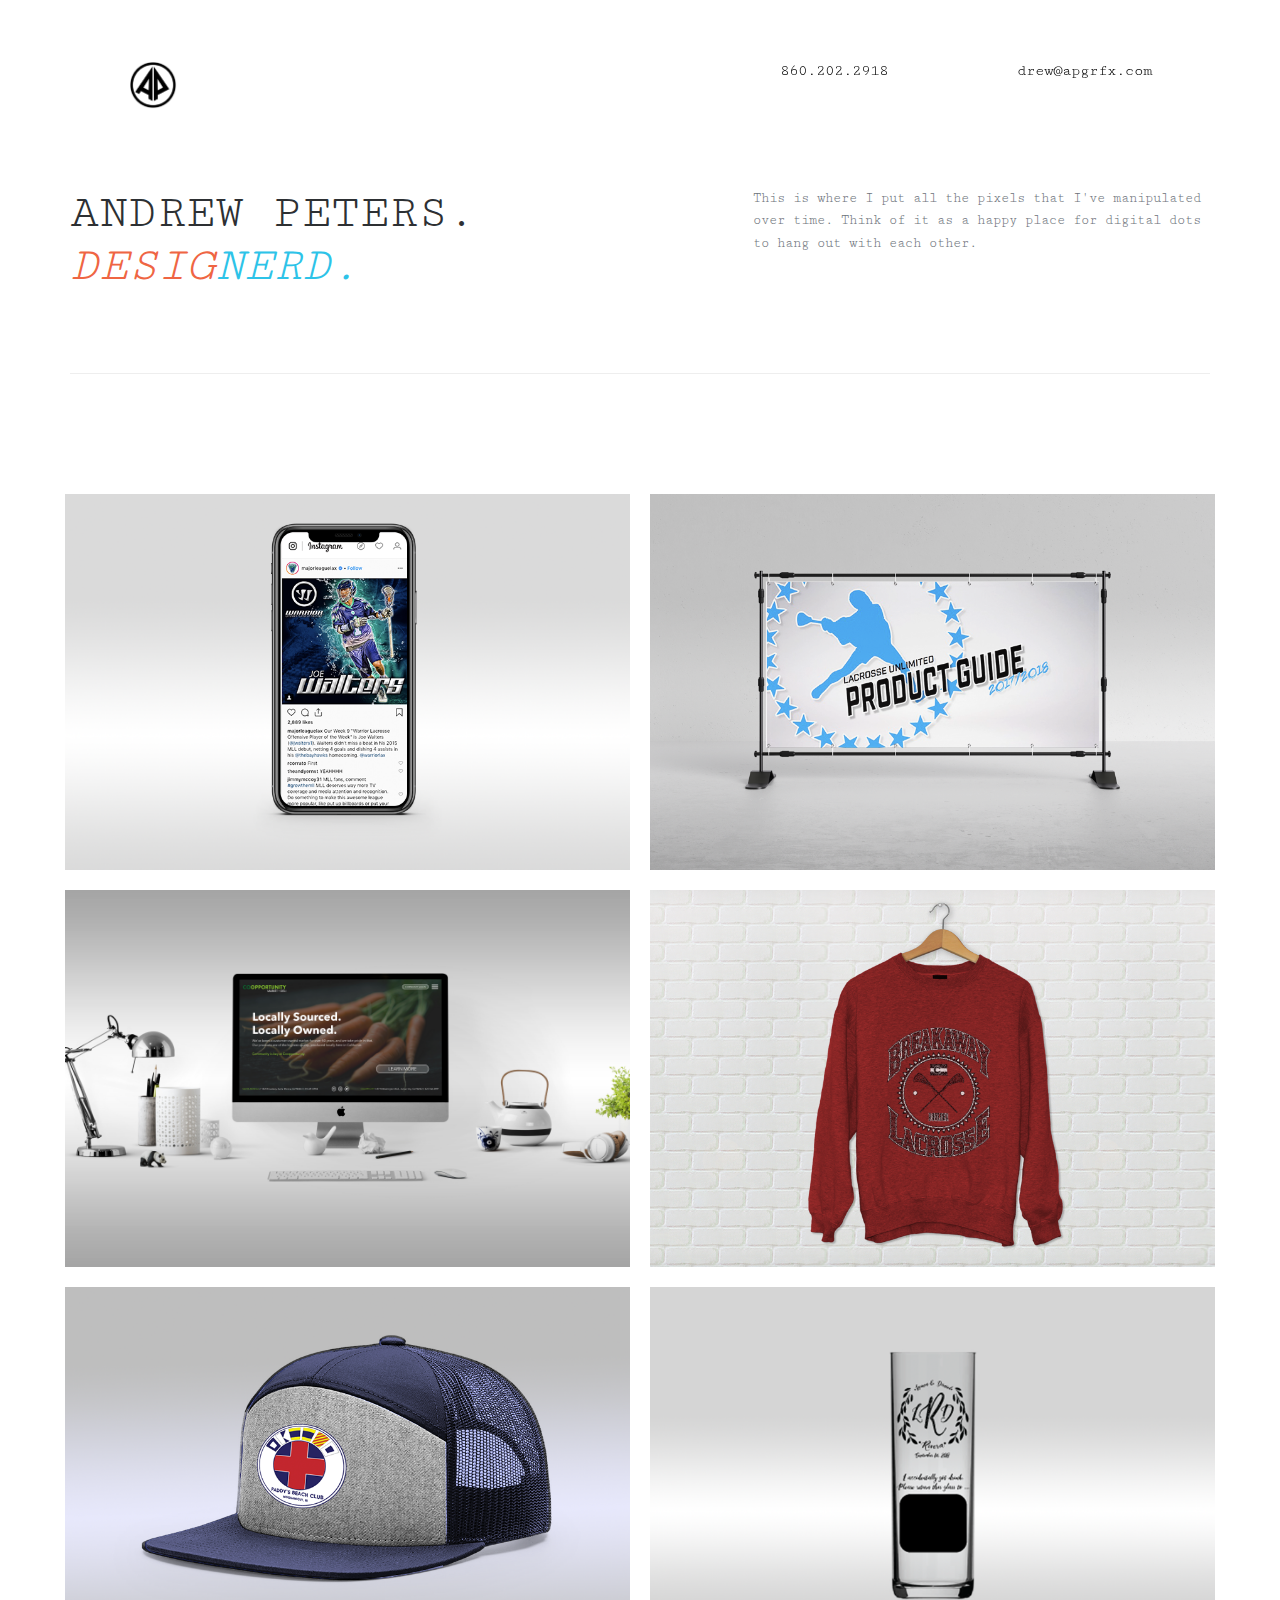
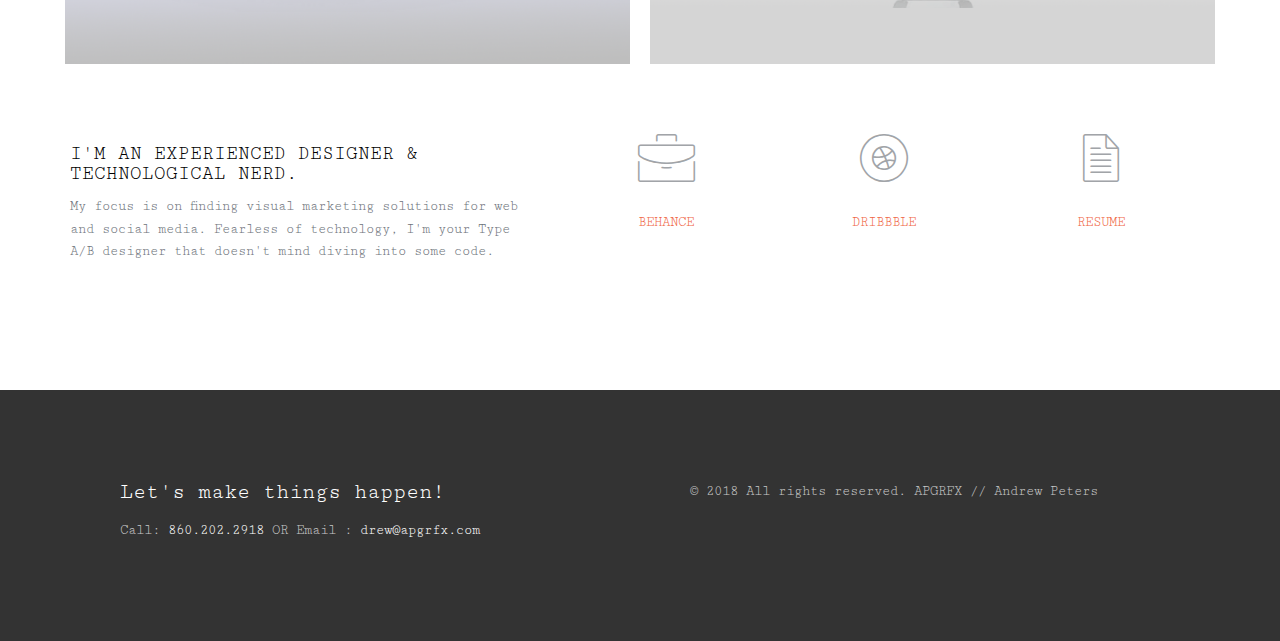
<file: index.html>
<!doctype html>
<!--[if lt IE 7]>      <html class="no-js lt-ie9 lt-ie8 lt-ie7" lang=""> <![endif]-->
<!--[if IE 7]>         <html class="no-js lt-ie9 lt-ie8" lang=""> <![endif]-->
<!--[if IE 8]>         <html class="no-js lt-ie9" lang=""> <![endif]-->
<!--[if gt IE 8]><!-->
<html class="no-js" lang="">
<!--<![endif]-->
<head>
<meta charset="utf-8">
<meta name="description" content="">
<meta name="viewport" content="width=device-width, initial-scale=1">
<title>APGRFX // Home</title>
<link rel="stylesheet" href="bootstrap.min.css">
<link rel="stylesheet" href="flexslider.css">
<link rel="stylesheet" href="jquery.fancybox.css">
<link rel="stylesheet" href="main.css">
<link rel="stylesheet" href="responsive.css">
<link rel="stylesheet" href="animate.min.css">
<link rel="stylesheet" href="font-icon.css">
<link rel="stylesheet" href="https://maxcdn.bootstrapcdn.com/font-awesome/4.4.0/css/font-awesome.min.css">
<link rel="shortcut icon" type="image/png" href="APGRFXFavicon.png">
</head>
<body>
<!-- header top section -->
<section class="banner" role="banner">
  <header id="header">
    <div class="header-content clearfix"> <a class="logo" href="index.html"><img style="width: 50px; height:50px;" src="apcirclelogobk_poster_.png" alt=""></a>
      <nav class="navigation" role="navigation">
        <ul class="primary-nav">
          <li><a href="tel:+18602022918">860.202.2918</li>
          <li><a href="mailto:drew@apgrfx.com">drew@apgrfx.com</a></li>
        </ul>
      </nav>
      <a href="#" class="nav-toggle">Menu<span></span></a> </div>
  </header>
</section>
<!-- header top section --> 
<!-- header content section -->
<section id="hero" class="section ">
  <div class="container">
    <div class="row">
      <div class="col-md-7 col-sm-6 hero">
        <div class="hero-content">
          <h1>Andrew Peters.<em style="color:#ef6543;"> Desig</em><em style="color:#2dc3e8;">nerd.</em>
          </h1>
        </div>
        <!-- hero --> 
      </div>
      <div class="col-md-5 col-sm-6 hero">
        <div class="hero-content">
          <p>This is where I put all the pixels that I've manipulated over time. Think of it as a happy place for digital dots to hang out with each other.</p>
        </div>
        <!-- hero --> 
      </div>
    </div>
  </div>
</section>
<!-- header content section --> 
<!-- portfolio grid section -->
<section id="portfolio">
  <div class="container">
    <div class="row">
      <div class="col-lg-12 text-center">
        <hr class="section">
      </div>
    </div>
    <div class="row">
      <div class="col-sm-6 portfolio-item"> <a href="mll.html" class="portfolio-link">
        <div class="caption">
          <div class="caption-content">
            <h3>Major League Lacrosse</h3>
            <h4>Graphic Design & Social Media</h4>
          </div>
        </div>
        <img src="mllmockupwalters.png" class="img-responsive" alt=""> </a> </div>
      <div class="col-sm-6 portfolio-item"> <a href="lacrosseunltd.html" class="portfolio-link">
        <div class="caption">
          <div class="caption-content">
            <h3>Lacrosse Unlimited</h3>
            <h4>Presentation, Print & Social</h4>
          </div>
        </div>
        <img src="LUProdGuideScreen.png" class="img-responsive" alt=""> </a> </div>
      <div class="col-sm-6 portfolio-item"> <a href="dailyui.html" class="portfolio-link">
        <div class="caption">
          <div class="caption-content">
            <h3>DailyUI.co: 100 Day Challenge</h3>
            <h4>User Interface Concept</h4>
          </div>
        </div>
        <img src="003MacMockup.png" class="img-responsive" alt=""> </a> </div>
      <div class="col-sm-6 portfolio-item"> <a href="breakaway.html" class="portfolio-link">
        <div class="caption">
          <div class="caption-content">
            <h3>Breakaway Lacrosse</h3>
            <h4>Logo, Apparel & Web</h4>
          </div>
        </div>
        <img src="CrewNEckFinalHeritage.png" class="img-responsive" alt=""> </a> </div>
      <div class="col-sm-6 portfolio-item"> <a href="apparel.html" class="portfolio-link">
        <div class="caption">
          <div class="caption-content">
            <h3>Lifeguard Apparel</h3>
            <h4>Logo & Selection</h4>
          </div>
        </div>
        <img src="HatMockup.png" class="img-responsive" alt=""> </a> </div>
      <div class="col-sm-6 portfolio-item"> <a href="oldies.html" class="portfolio-link">
        <div class="caption">
          <div class="caption-content">
            <h3>Oldies & Goodies
            </h3>
            <h4>The Deep Tracks & Side Projects</h4>
          </div>
        </div>
        <img src="realmockglassware.png" class="img-responsive" alt=""> </a> </div>
    </div>
  </div>
</section>
<!-- portfolio grid section --> 
<!-- service section -->
<section id="service" class="service section">
  <div class="container">
    <div class="row">
      <div class="col-md-5 col-sm-6">
        <h4>I'm an experienced designer & technological nerd.</h4>
        <p>My focus is on finding visual marketing solutions for web and social media. Fearless of technology, I'm your Type A/B designer that doesn't mind diving into some code.</p>
      </div>
      <div class="col-md-7 col-sm-6">
        <div class="col-md-4 col-sm-6 service text-center"> <span class="icon icon-briefcase"></span>
          <div class="service-content">
            <h5><a href="http://www.behance.com/apgrfx" target="_blank">Behance</a></h5>
          </div>
        </div>
        <div class="col-md-4 col-sm-6 service text-center"> <span class="icon icon-dribbble"></span>
          <div class="service-content">
            <h5><a href="http://www.dribbble.com/apgrfx" target="_blank">Dribbble</a></h5>
          </div>
        </div>
        <div class="col-md-4 col-sm-6 service text-center"> <span class="icon icon-document"></span>
          <div class="service-content">
            <h5><a href="AndrewPetersResume2018.pdf" target="_blank">Resume</a></h5>
          </div>
        </div>
      </div>
    </div>
  </div>
</section>
<!-- service section --> 
<!-- footer section -->
<footer class="footer">
  <div class="container">
    <div class="col-md-6 left">
      <h4>Let's make things happen!</h4>
      <p> Call: <a href="tel:+18602022918">860.202.2918</a> OR Email : <a href="mailto:drew@apgrfx.com">drew@apgrfx.com</a></p>
    </div>
    <div class="col-md-6 right">
      <p>© 2018 All rights reserved. APGRFX // Andrew Peters</p>
    </div>
  </div>
</footer>

<!-- footer section --> 

<!-- JS FILES --> 
<script src="https://ajax.googleapis.com/ajax/libs/jquery/1.11.3/jquery.min.js"></script> 
<script src="bootstrap.min.js"></script> 
<script src="jquery.fancybox.pack.js"></script> 
<script src="retina.min.js"></script> 
<script src="modernizr.js"></script> 
<script src="main.js"></script>
</body>
</html>
</file>
<file: main.css>
/* ------------------------------------------------------------------------------
	Template Name: Flosix
	Author: Designstub
	Author URI: http://www.designstub.com
	License: GNU General Public License version 3.0
	License URI: http://www.gnu.org/licenses/gpl-3.0.html
	Version: 1.0

/* ------------------------------------------------------------------------------
	Typography
-------------------------------------------------------------------------------*/

@import url(http://fonts.googleapis.com/css?family=Cutive%20Mono:400);
p {
	font-size: 14px;
	line-height: 22.4px;
	color: #6c7279;
}
h1 {
	font-size: 65px;
	color: #2d3033;
}
h2 {
	font-size: 40px;
	color: #2d3033;
}
h3 {
	font-size: 28px;
	color: #2d3033;
	font-weight: 300;
}
h4 {
	font-size: 22px;
	color: #2d3033;
	font-weight: 400;
}
h5 {
	font-size: 14px;
	color: #2d3033;
	font-weight: 700;
}
.btn {
	background-color: #333;
	margin: 40px;
	color: #fff;
	font-size: 15px;
	font-weight: 600;
	letter-spacing: 1px;
	border-radius: 0px;
	padding: 3%;
	display: inline-block;
	text-transform: uppercase;
}
.btn:hover, .btn:focus {
	background-color: #000;
	color: #fff;
}
.btn-large {
	padding: 15px 40px;
}
/* ------------------------------------------------------------------------------
	Global Styles
-------------------------------------------------------------------------------*/
a {
	color: #ef6543;
}
a:hover, a:focus {
	text-decoration: none;
	-moz-transition: background-color, color, 0.3s;
	-o-transition: background-color, color, 0.3s;
	-webkit-transition: background-color, color, 0.3s;
	transition: background-color, color, 0.3s;
}
body {
	font-family: "Cutive Mono";
	font-weight: 400;
	color:#fff;
}
ul, ol {
	margin: 0;
	padding: 0;
}
ul li {
	list-style: none;
}
.section {
	padding: 50px 0;
}
.no-padding {
	padding: 0;
}
.no-gutter [class*=col-] {
	padding-right: 0;
	padding-left: 0;
}
.extra-padding {
	margin: 60px 0 0 100px;
}
/* ------------------------------------------------------------------------------
	 Header
-------------------------------------------------------------------------------*/
#header {
	position: fixed;
	width: 100%;
	z-index: 999;
}
#header .header-content {
	margin: 0 auto;
	padding: 60px 10%;
	width: 100%;
	-moz-transition: padding 0.3s;
	-o-transition: padding 0.3s;
	-webkit-transition: padding 0.3s;
	transition: padding 0.3s;
}
#header .logo {
	float: left;
}
#header.fixed {
	background-color: rgba(255, 255, 255, 1);
}
#header.fixed .header-content {
	border-bottom: 0;
	padding: 25px 10%;
}
#header.fixed .nav-toggle {
	top: 18px;
}
.navigation.open {
	opacity: 0.9;
	visibility: visible;
	-moz-transition: opacity 0.5s;
	-o-transition: opacity 0.5s;
	-webkit-transition: opacity 0.5s;
	transition: opacity 0.5s;
}
.navigation {
	float: right;
}
.navigation li {
	display: inline-block;
}
.navigation, .navigation a {
	color: rgba(0, 0, 0, 1);
	font-size: 16px;
	margin-left: 40px;
	letter-spacing: -1px;
}
.navigation a:hover, .navigation a.active {
	color: #000;
}
.nav-toggle {
	display: none;
	height: 44px;
	overflow: hidden;
	position: fixed;
	right: 5%;
	text-indent: 100%;
	top: 32px;
	white-space: nowrap;
	width: 44px;
	z-index: 99999;
	-moz-transition: all 0.3s;
	-o-transition: all 0.3s;
	-webkit-transition: all 0.3s;
	transition: all 0.3s;
}
.nav-toggle:before, .nav-toggle:after {
	border-radius: 50%;
	content: "";
	height: 100%;
	left: 0;
	position: absolute;
	top: 0;
	width: 100%;
	-moz-transform: translateZ(0);
	-ms-transform: translateZ(0);
	-webkit-transform: translateZ(0);
	transform: translateZ(0);
	-moz-backface-visibility: hidden;
	-webkit-backface-visibility: hidden;
	backface-visibility: hidden;
	-moz-transition-property: -moz-transform;
	-o-transition-property: -o-transform;
	-webkit-transition-property: -webkit-transform;
	transition-property: transform;
}
.nav-toggle:before {
	background-color: #333;
	-moz-transform: scale(1);
	-ms-transform: scale(1);
	-webkit-transform: scale(1);
	transform: scale(1);
	-moz-transition-duration: 0.3s;
	-o-transition-duration: 0.3s;
	-webkit-transition-duration: 0.3s;
	transition-duration: 0.3s;
}
.nav-toggle:after {
	background-color: #000;
	-moz-transform: scale(0);
	-ms-transform: scale(0);
	-webkit-transform: scale(0);
	transform: scale(0);
	-moz-transition-duration: 0s;
	-o-transition-duration: 0s;
	-webkit-transition-duration: 0s;
	transition-duration: 0s;
}
.nav-toggle span {
	background-color: #fff;
	bottom: auto;
	display: inline-block;
	height: 3px;
	left: 50%;
	position: absolute;
	right: auto;
	top: 50%;
	width: 18px;
	z-index: 10;
	-moz-transform: translateX(-50%) translateY(-50%);
	-ms-transform: translateX(-50%) translateY(-50%);
	-webkit-transform: translateX(-50%) translateY(-50%);
	transform: translateX(-50%) translateY(-50%);
}
.nav-toggle span:before, .nav-toggle span:after {
	background-color: #fff;
	content: "";
	height: 100%;
	position: absolute;
	right: 0;
	top: 0;
	width: 100%;
	-moz-transform: translateZ(0);
	-ms-transform: translateZ(0);
	-webkit-transform: translateZ(0);
	transform: translateZ(0);
	-moz-backface-visibility: hidden;
	-webkit-backface-visibility: hidden;
	backface-visibility: hidden;
	-moz-transition: -moz-transform 0.3s;
	-o-transition: -o-transform 0.3s;
	-webkit-transition: -webkit-transform 0.3s;
	transition: transform 0.3s;
}
.nav-toggle span:before {
	-moz-transform: translateY(-6px) rotate(0deg);
	-ms-transform: translateY(-6px) rotate(0deg);
	-webkit-transform: translateY(-6px) rotate(0deg);
	transform: translateY(-6px) rotate(0deg);
}
.nav-toggle span:after {
	-moz-transform: translateY(6px) rotate(0deg);
	-ms-transform: translateY(6px) rotate(0deg);
	-webkit-transform: translateY(6px) rotate(0deg);
	transform: translateY(6px) rotate(0deg);
}
.nav-toggle.close-nav:before {
	-moz-transform: scale(0);
	-ms-transform: scale(0);
	-webkit-transform: scale(0);
	transform: scale(0);
}
.nav-toggle.close-nav:after {
	-moz-transform: scale(1);
	-ms-transform: scale(1);
	-webkit-transform: scale(1);
	transform: scale(1);
}
.nav-toggle.close-nav span {
	background-color: rgba(255, 255, 255, 0);
}
.nav-toggle.close-nav span:before, .nav-toggle.close-nav span:after {
	background-color: #fff;
}
.nav-toggle.close-nav span:before {
	-moz-transform: translateY(0) rotate(45deg);
	-ms-transform: translateY(0) rotate(45deg);
	-webkit-transform: translateY(0) rotate(45deg);
	transform: translateY(0) rotate(45deg);
}
.nav-toggle.close-nav span:after {
	-moz-transform: translateY(0) rotate(-45deg);
	-ms-transform: translateY(0) rotate(-45deg);
	-webkit-transform: translateY(0) rotate(-45deg);
	transform: translateY(0) rotate(-45deg);
}
/* ------------------------------------------------------------------------------
	 Hero content
-------------------------------------------------------------------------------*/
.hero {
	margin-top: 10%;
}
.hero-content {
}
.hero h1 {
	font-size: 48px;
	text-transform: uppercase;
}
.hero h4 {
	font-weight: 400;
}
.hero p {
	padding-top: 20px;
}
/* ------------------------------------------------------------------------------
	 Portfolio
-------------------------------------------------------------------------------*/
#portfolio .portfolio-item {
	right: 0;
	margin: 0 0 20px;
	padding: 0 10px;
}
#portfolio .portfolio-item .portfolio-link {
	display: block;
	position: relative;
	margin: 0 auto;
}
#portfolio .portfolio-item .portfolio-link .caption {
	position: absolute;
	width: 100%;
	height: 100%;
	opacity: 0;
	background: rgba(58,54,54,.9);
	-webkit-transition: all ease .5s;
	-moz-transition: all ease .5s;
	transition: all ease .5s;
}
#portfolio .portfolio-item .portfolio-link .caption:hover {
	opacity: 1;
}
#portfolio .portfolio-item .portfolio-link .caption .caption-content {
	position: absolute;
	top: 50%;
	width: 100%;
	height: 20px;
	margin-top: -12px;
	text-align: center;
	font-size: 20px;
	color: #fff;
}
#portfolio .portfolio-item .portfolio-link .caption .caption-content i {
	margin-top: -12px;
}
#portfolio .portfolio-item .portfolio-link .caption .caption-content h3 {
	margin: 0;
	color: #e9eaed;
	font-size: 17px;
	letter-spacing: 4px;
	text-transform: uppercase;
}
#portfolio .portfolio-item .portfolio-link .caption .caption-content h4 {
	margin: 10px 0;
	color: #e9eaed;
	font-size: 12px;
	letter-spacing: 2px;
	text-transform: uppercase;
}
#portfolio * {
	z-index: 2;
}
/* ------------------------------------------------------------------------------
	 Service
-------------------------------------------------------------------------------*/
.service {
	margin-bottom: 50px;
}
.service h4 {
	font-size: 19px;
	color: #000;
	font-weight: 400;
	text-transform: uppercase;
}
.service-content {
	margin-top: 30px;
}
.service .icon {
	color: #a1a4a8;
	font-size: 48px;
}
.service-content h5 {
	text-transform: uppercase;
	font-weight: 400;
	color: #000;
}
/* ------------------------------------------------------------------------------
	 Footer
-------------------------------------------------------------------------------*/
.footer {
	text-align: left;
	background-color: #333;
	padding: 7%;
}
.footer h4 {
	color: #fff;
	margin: 0 0 15px 0;
	padding: 0px;
}
.footer p {
	color: #c8c8c8;
}
.footer a {
	color: #fff;
}
.footer a:hover {
	text-decoration: underline;
}
.footer .fa-heart {
	color: #e84545;
	font-size: 11px;
	margin: 0 2px;
}
/* ------------------------------------------------------------------------------
	 Work Details
-------------------------------------------------------------------------------*/
.work-detail img {
	width: 100%;
	text-align: center;
	margin: 5% 0 5% 0;
}

.work-detail a
{
	color:#000;
}
</file>
<file: responsive.css>
@media screen and (max-width: 1024px) {
#header .header-content {
	width: 90%;
}
#header .header-content {
	padding: 30px 0%;
}
#header.fixed .header-content {
    border-bottom: 0 none;
    padding: 25px 0;
}
.nav-toggle {
	display: block;
}
.navigation {
	position: fixed;
	background-color: #fff;
	width: 100%;
	height: 100%;
	top: 0;
	left: 0;
	z-index: 99999;
	visibility: hidden;
	opacity: 0;
	-webkit-transition: opacity 0.5s, visibility 0s 0.5s;
	transition: opacity 0.5s, visibility 0s 0.5s;
}
.navigation .primary-nav {
	position: relative;
	top: 45%;
	-moz-transform: translateY(-45%);
	-ms-transform: translateY(-45%);
	-webkit-transform: translateY(-45%);
	transform: translateY(-45%);
}
.navigation li {
	display: block;
	font-size: 25px;
		text-align: center;
	margin-bottom: 20px;
}
.navigation a {
	display: block;
	font-size: 25px;
	margin: 0;
	margin-left: 0px;
	text-align: center;
}
.flex-control-nav {
	bottom: 20px;
}
}
@media screen and (max-width: 768px) {
#header .header-content {
	padding: 30px 0%;
}
.navigation, .navigation a {
	margin-left: 0px;
}
.flexslider {
	padding-bottom: 80px;
}
.flex-control-nav {
	width: 100%;
}
.footer .footer-col {
	margin-bottom: 50px;
}
.hero {
	margin-top: 0px;
}
.hero-content h1 {
	margin-top: 25%;
	font-size: 24px;
}
.hero-content p {
	margin-top: 0px;

}
.hero-content h4 {
	margin-top: 25%;

}
.service {
    margin: 50px 0 50px 0;
}
.btn
{
margin-top:40%;	
}
}
@media screen and (max-width: 640px) {
#header .header-content {
	padding: 30px 0%;
}
.navigation, .navigation a {
	margin-left: 0px;
}
.hero {
	margin-top: 0px;
}
.hero-content h1 {
	margin-top: 25%;
	font-size: 24px;
}
.hero-content h4 {
	margin-top: 25%;

}
.service {
    margin: 50px 0 50px 0;
}
.btn
{
margin-top:10%;	
}
}
@media screen and (max-width: 480px) {
#header .header-content {
	padding: 30px 0%;
}
.navigation, .navigation a {
	margin-left: 0px;
}
.hero {
	margin-top: 0px;
}
.hero-content h1 {
	margin-top: 25%;
	font-size: 24px;
}
.hero-content h4 {
	margin-top: 25%;

}
.hero-content p {
    margin-top: 0px;
}

.extra-padding {
    margin: 50px 0px;
}
.service {
    margin: 50px 0 50px 0;
}
}
@media screen and (max-width: 320px) {
#header .header-content {
	padding: 30px 2%;
}
.navigation, .navigation a {
	margin-left: 0px;
}
.hero {
	margin-top: 0px;
}
.hero-content h1 {
	margin-top: 25%;
	font-size: 24px;
}
.hero-content h4 {
	margin-top: 25%;

}
.hero-content p {
    margin-top: 0px;
}
.service {
    margin: 50px 0 50px 0;
}
.extra-padding {
    margin: 50px 0px;
}
}
</file>
<file: font-icon.css>
/* ==========================================================================
	Font Icon (http://www.elegantthemes.com/blog/freebie-of-the-week/free-line-style-icons)
========================================================================== */
@font-face {
  font-family: "elegant-theme-line";
  src: url('elegant-theme-line.ttf') format('truetype'), url('elegant-theme-line.eot') format('embedded-opentype'), url('elegant-theme-line.svg') format('svg'), url('elegant-theme-line.woff') format('woff'); }
.icon {
  font-family: 'elegant-theme-line';
  speak: none;
  font-style: normal;
  font-weight: normal;
  font-variant: normal;
  text-transform: none;
  line-height: 1;
  /* Better Font Rendering =========== */
  -webkit-font-smoothing: antialiased;
  -moz-osx-font-smoothing: grayscale; }

.icon-mobile:before {
  content: "\e000"; }

.icon-laptop:before {
  content: "\e001"; }

.icon-desktop:before {
  content: "\e002"; }

.icon-tablet:before {
  content: "\e003"; }

.icon-phone:before {
  content: "\e004"; }

.icon-document:before {
  content: "\e005"; }

.icon-documents:before {
  content: "\e006"; }

.icon-search:before {
  content: "\e007"; }

.icon-clipboard:before {
  content: "\e008"; }

.icon-newspaper:before {
  content: "\e009"; }

.icon-notebook:before {
  content: "\e00a"; }

.icon-book-open:before {
  content: "\e00b"; }

.icon-browser:before {
  content: "\e00c"; }

.icon-calendar:before {
  content: "\e00d"; }

.icon-presentation:before {
  content: "\e00e"; }

.icon-picture:before {
  content: "\e00f"; }

.icon-pictures:before {
  content: "\e010"; }

.icon-video:before {
  content: "\e011"; }

.icon-camera:before {
  content: "\e012"; }

.icon-printer:before {
  content: "\e013"; }

.icon-toolbox:before {
  content: "\e014"; }

.icon-briefcase:before {
  content: "\e015"; }

.icon-wallet:before {
  content: "\e016"; }

.icon-gift:before {
  content: "\e017"; }

.icon-bargraph:before {
  content: "\e018"; }

.icon-grid:before {
  content: "\e019"; }

.icon-expand:before {
  content: "\e01a"; }

.icon-focus:before {
  content: "\e01b"; }

.icon-edit:before {
  content: "\e01c"; }

.icon-adjustments:before {
  content: "\e01d"; }

.icon-ribbon:before {
  content: "\e01e"; }

.icon-hourglass:before {
  content: "\e01f"; }

.icon-lock:before {
  content: "\e020"; }

.icon-megaphone:before {
  content: "\e021"; }

.icon-shield:before {
  content: "\e022"; }

.icon-trophy:before {
  content: "\e023"; }

.icon-flag:before {
  content: "\e024"; }

.icon-map:before {
  content: "\e025"; }

.icon-puzzle:before {
  content: "\e026"; }

.icon-basket:before {
  content: "\e027"; }

.icon-envelope:before {
  content: "\e028"; }

.icon-streetsign:before {
  content: "\e029"; }

.icon-telescope:before {
  content: "\e02a"; }

.icon-gears:before {
  content: "\e02b"; }

.icon-key:before {
  content: "\e02c"; }

.icon-paperclip:before {
  content: "\e02d"; }

.icon-attachment:before {
  content: "\e02e"; }

.icon-pricetags:before {
  content: "\e02f"; }

.icon-lightbulb:before {
  content: "\e030"; }

.icon-layers:before {
  content: "\e031"; }

.icon-pencil:before {
  content: "\e032"; }

.icon-tools:before {
  content: "\e033"; }

.icon-tools-2:before {
  content: "\e034"; }

.icon-scissors:before {
  content: "\e035"; }

.icon-paintbrush:before {
  content: "\e036"; }

.icon-magnifying-glass:before {
  content: "\e037"; }

.icon-circle-compass:before {
  content: "\e038"; }

.icon-linegraph:before {
  content: "\e039"; }

.icon-mic:before {
  content: "\e03a"; }

.icon-strategy:before {
  content: "\e03b"; }

.icon-beaker:before {
  content: "\e03c"; }

.icon-caution:before {
  content: "\e03d"; }

.icon-recycle:before {
  content: "\e03e"; }

.icon-anchor:before {
  content: "\e03f"; }

.icon-profile-male:before {
  content: "\e040"; }


.icon-profile-female:before {
  content: "\e041"; }

.icon-bike:before {
  content: "\e042"; }

.icon-wine:before {
  content: "\e043"; }

.icon-hotairballoon:before {
  content: "\e044"; }

.icon-globe:before {
  content: "\e045"; }

.icon-genius:before {
  content: "\e046"; }

.icon-map-pin:before {
  content: "\e047"; }

.icon-dial:before {
  content: "\e048"; }

.icon-chat:before {
  content: "\e049"; }

.icon-heart:before {
  content: "\e04a"; }

.icon-cloud:before {
  content: "\e04b"; }

.icon-upload:before {
  content: "\e04c"; }

.icon-download:before {
  content: "\e04d"; }

.icon-target:before {
  content: "\e04e"; }

.icon-hazardous:before {
  content: "\e04f"; }

.icon-piechart:before {
  content: "\e050"; }

.icon-speedometer:before {
  content: "\e051"; }

.icon-global:before {
  content: "\e052"; }

.icon-compass:before {
  content: "\e053"; }

.icon-lifesaver:before {
  content: "\e054"; }

.icon-clock:before {
  content: "\e055"; }

.icon-aperture:before {
  content: "\e056"; }

.icon-quote:before {
  content: "\e057"; }

.icon-scope:before {
  content: "\e058"; }

.icon-alarmclock:before {
  content: "\e059"; }

.icon-refresh:before {
  content: "\e05a"; }

.icon-happy:before {
  content: "\e05b"; }

.icon-sad:before {
  content: "\e05c"; }

.icon-facebook:before {
  content: "\e05d"; }

.icon-twitter:before {
  content: "\e05e"; }

.icon-googleplus:before {
  content: "\e05f"; }

.icon-rss:before {
  content: "\e060"; }

.icon-tumblr:before {
  content: "\e061"; }

.icon-linkedin:before {
  content: "\e062"; }

.icon-dribbble:before {
  content: "\e063"; }
</file>
